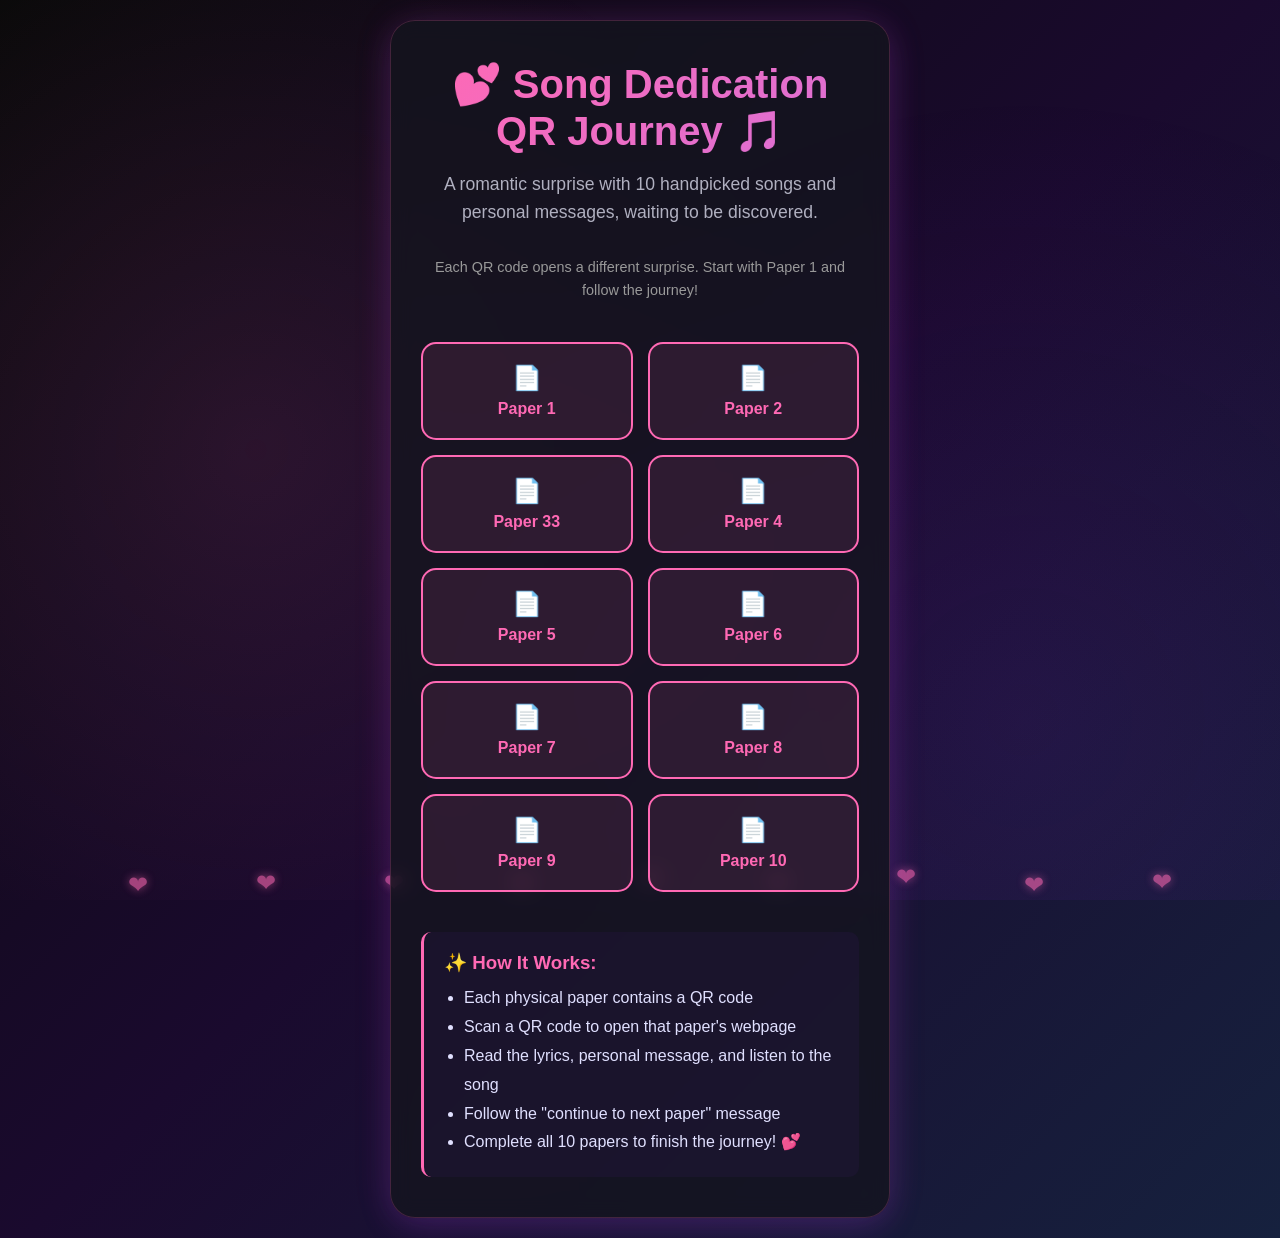
<file: index.html>
<!DOCTYPE html>
<html lang="en">
<head>
  <meta charset="UTF-8">
  <meta name="viewport" content="width=device-width, initial-scale=1.0">
  <meta name="description" content="A romantic Song Dedication QR Journey - Open each paper to discover a special song and message">
  <title>Song Dedication QR Journey 🎵</title>
  <link rel="stylesheet" href="css/style.css">
</head>
<body>
  <!-- Floating Hearts Background -->
  <div class="hearts-container"></div>

  <!-- Main Content -->
  <main>
    <div class="card">
      <!-- Hero Section -->
      <div class="hero">
        <h1>💕 Song Dedication QR Journey 🎵</h1>
        <p>A romantic surprise with 10 handpicked songs and personal messages, waiting to be discovered.</p>
        <p style="font-size: 0.9rem; color: #999; margin-top: 15px;">Each QR code opens a different surprise. Start with Paper 1 and follow the journey!</p>
      </div>

      <!-- Papers Grid -->
      <div class="papers-grid">
        <a href="page1.html" class="paper-btn">
          <span class="paper-num">📄</span>
          <span>Paper 1</span>
        </a>
        <a href="page2.html" class="paper-btn">
          <span class="paper-num">📄</span>
          <span>Paper 2</span>
        </a>
        <a href="page3.html" class="paper-btn">
          <span class="paper-num">📄</span>
          <span>Paper 33</span>
        </a>
        <a href="page4.html" class="paper-btn">
          <span class="paper-num">📄</span>
          <span>Paper 4</span>
        </a>
        <a href="page5.html" class="paper-btn">
          <span class="paper-num">📄</span>
          <span>Paper 5</span>
        </a>
        <a href="page6.html" class="paper-btn">
          <span class="paper-num">📄</span>
          <span>Paper 6</span>
        </a>
        <a href="page7.html" class="paper-btn">
          <span class="paper-num">📄</span>
          <span>Paper 7</span>
        </a>
        <a href="page8.html" class="paper-btn">
          <span class="paper-num">📄</span>
          <span>Paper 8</span>
        </a>
        <a href="page9.html" class="paper-btn">
          <span class="paper-num">📄</span>
          <span>Paper 9</span>
        </a>
        <a href="page10.html" class="paper-btn">
          <span class="paper-num">📄</span>
          <span>Paper 10</span>
        </a>
      </div>

      <!-- Instructions -->
      <div style="margin-top: 40px; padding: 20px; background: rgba(138, 43, 226, 0.05); border-radius: 10px; border-left: 3px solid #ff69b4;">
        <h3 style="color: #ff69b4; margin-bottom: 10px;">✨ How It Works:</h3>
        <ul style="color: #e0e0ff; line-height: 1.8; margin-left: 20px;">
          <li>Each physical paper contains a QR code</li>
          <li>Scan a QR code to open that paper's webpage</li>
          <li>Read the lyrics, personal message, and listen to the song</li>
          <li>Follow the "continue to next paper" message</li>
          <li>Complete all 10 papers to finish the journey! 💕</li>
        </ul>
      </div>
    </div>
  </main>

  <!-- Scripts -->
  <script src="js/script.js"></script>
</body>
</html>
</file>
<file: css/style.css>
/* ==========================================
   SONG DEDICATION QR JOURNEY - MAIN STYLES
   Romantic, Dark, Modern Aesthetic
   ========================================== */

* {
  margin: 0;
  padding: 0;
  box-sizing: border-box;
}

/* ========== BASE STYLES ========== */
html {
  scroll-behavior: smooth;
}

body {
  font-family: 'Segoe UI', Tahoma, Geneva, Verdana, sans-serif;
  background: linear-gradient(135deg, #0a0a0a 0%, #1a0a2e 50%, #16213e 100%);
  color: #ffffff;
  min-height: 100vh;
  display: flex;
  align-items: center;
  justify-content: center;
  padding: 20px;
  overflow-x: hidden;
  position: relative;
}

/* Background overlay with glassmorphism */
body::before {
  content: '';
  position: fixed;
  top: 0;
  left: 0;
  width: 100%;
  height: 100%;
  background: radial-gradient(circle at 20% 50%, rgba(255, 105, 180, 0.1) 0%, transparent 50%),
              radial-gradient(circle at 80% 80%, rgba(138, 43, 226, 0.1) 0%, transparent 50%);
  pointer-events: none;
  z-index: 0;
}

/* ========== FLOATING HEARTS ANIMATION ========== */
@keyframes float {
  0% {
    transform: translateY(0px) rotate(0deg);
    opacity: 0;
  }
  10% {
    opacity: 1;
  }
  90% {
    opacity: 1;
  }
  100% {
    transform: translateY(-100vh) rotate(360deg);
    opacity: 0;
  }
}

.hearts-container {
  position: fixed;
  top: 0;
  left: 0;
  width: 100%;
  height: 100%;
  pointer-events: none;
  z-index: 1;
  overflow: hidden;
}

.heart {
  position: absolute;
  color: #ff69b4;
  font-size: 1.5rem;
  animation: float linear infinite;
  opacity: 0.6;
  text-shadow: 0 0 10px rgba(255, 105, 180, 0.8);
}

.heart:nth-child(1) { left: 10%; animation-duration: 8s; animation-delay: 0s; }
.heart:nth-child(2) { left: 20%; animation-duration: 10s; animation-delay: 1s; }
.heart:nth-child(3) { left: 30%; animation-duration: 12s; animation-delay: 2s; }
.heart:nth-child(4) { left: 40%; animation-duration: 9s; animation-delay: 3s; }
.heart:nth-child(5) { left: 50%; animation-duration: 11s; animation-delay: 4s; }
.heart:nth-child(6) { left: 60%; animation-duration: 13s; animation-delay: 5s; }
.heart:nth-child(7) { left: 70%; animation-duration: 10s; animation-delay: 1.5s; }
.heart:nth-child(8) { left: 80%; animation-duration: 12s; animation-delay: 2.5s; }
.heart:nth-child(9) { left: 90%; animation-duration: 11s; animation-delay: 3.5s; }

/* ========== PAGE FADE-IN ========== */
@keyframes fadeIn {
  from {
    opacity: 0;
    transform: translateY(20px);
  }
  to {
    opacity: 1;
    transform: translateY(0);
  }
}

main {
  animation: fadeIn 1s ease-out;
  z-index: 10;
  position: relative;
}

/* ========== CARD CONTAINER ========== */
.card {
  background: rgba(20, 20, 30, 0.8);
  backdrop-filter: blur(10px);
  border: 1px solid rgba(255, 105, 180, 0.2);
  border-radius: 25px;
  padding: 40px 30px;
  max-width: 500px;
  width: 100%;
  box-shadow: 0 8px 32px rgba(138, 43, 226, 0.2),
              0 0 40px rgba(255, 105, 180, 0.1);
  transition: all 0.3s ease;
}

.card:hover {
  transform: translateY(-5px);
  box-shadow: 0 12px 48px rgba(138, 43, 226, 0.3),
              0 0 50px rgba(255, 105, 180, 0.15);
  border-color: rgba(255, 105, 180, 0.4);
}

/* ========== PROGRESS INDICATOR ========== */
.progress-bar {
  display: flex;
  justify-content: space-between;
  align-items: center;
  margin-bottom: 30px;
  padding-bottom: 20px;
  border-bottom: 2px solid rgba(255, 105, 180, 0.3);
}

.progress-text {
  font-size: 0.85rem;
  color: #ff69b4;
  font-weight: 600;
  letter-spacing: 1px;
}

.progress-dots {
  display: flex;
  gap: 8px;
}

.dot {
  width: 8px;
  height: 8px;
  border-radius: 50%;
  background: rgba(255, 105, 180, 0.3);
  transition: all 0.3s ease;
}

.dot.active {
  background: #ff69b4;
  width: 24px;
  border-radius: 4px;
}

/* ========== TYPOGRAPHY ========== */
h1 {
  font-size: 2rem;
  font-weight: 700;
  margin-bottom: 10px;
  text-align: center;
  background: linear-gradient(135deg, #ff69b4, #da70d6);
  -webkit-background-clip: text;
  -webkit-text-fill-color: transparent;
  background-clip: text;
}

h2 {
  font-size: 1.3rem;
  font-weight: 600;
  margin-bottom: 15px;
  text-align: center;
  color: #ff69b4;
  letter-spacing: 1px;
}

.subtitle {
  font-size: 0.9rem;
  color: #b0b0c0;
  text-align: center;
  margin-bottom: 30px;
  font-style: italic;
}

/* ========== LYRICS SECTION ========== */
.lyrics-section {
  margin: 30px 0;
  padding: 25px;
  background: rgba(138, 43, 226, 0.05);
  border-left: 3px solid #ff69b4;
  border-radius: 10px;
  line-height: 1.8;
}

.lyrics {
  font-size: 1rem;
  color: #e0e0ff;
  text-align: center;
  line-height: 2;
  font-style: italic;
  margin-bottom: 15px;
}

.lyrics p {
  margin-bottom: 12px;
}

/* ========== QR SCANNER STYLES ========== */
#scanner-container {
  background: rgba(20, 20, 30, 0.6);
  border: 2px solid #ff69b4;
  border-radius: 15px;
  padding: 15px;
  margin-top: 15px;
}

#qr-video {
  width: 100%;
  border-radius: 10px;
  margin-bottom: 10px;
  background: #000;
}

.qr-scanner-label {
  font-size: 0.85rem;
  color: #ff69b4;
  font-weight: 600;
  margin-bottom: 12px;
  text-transform: uppercase;
  letter-spacing: 1px;
  display: block;
  text-align: center;
}

/* ========== TYPEWRITER EFFECT ========== */
.typewriter {
  overflow: hidden;
  border-right: 3px solid #ff69b4;
  white-space: nowrap;
  animation: blink 0.7s infinite;
}

@keyframes blink {
  50% {
    border-right-color: transparent;
  }
}

/* ========== AUDIO PLAYER ========== */
.player-container {
  margin: 30px 0;
  padding: 20px;
  background: rgba(255, 105, 180, 0.05);
  border-radius: 15px;
  border: 1px solid rgba(255, 105, 180, 0.2);
}

.player-label {
  font-size: 0.85rem;
  color: #ff69b4;
  font-weight: 600;
  margin-bottom: 12px;
  text-transform: uppercase;
  letter-spacing: 1px;
  display: block;
}

audio {
  width: 100%;
  height: 40px;
  accent-color: #ff69b4;
  border-radius: 10px;
}

audio::-webkit-media-controls-panel {
  background-color: rgba(20, 20, 30, 0.8);
}

audio::-webkit-media-controls-mute-button,
audio::-webkit-media-controls-play-button {
  filter: invert(1);
}

/* ========== BUTTONS ========== */
.btn {
  display: inline-block;
  padding: 12px 30px;
  background: linear-gradient(135deg, #ff69b4, #da70d6);
  color: white;
  text-decoration: none;
  border: none;
  border-radius: 25px;
  font-size: 1rem;
  font-weight: 600;
  cursor: pointer;
  transition: all 0.3s ease;
  box-shadow: 0 4px 15px rgba(255, 105, 180, 0.3);
  letter-spacing: 0.5px;
}

.btn:hover {
  transform: translateY(-3px);
  box-shadow: 0 6px 25px rgba(255, 105, 180, 0.5);
}

.btn:active {
  transform: translateY(-1px);
}

.btn-secondary {
  background: rgba(255, 105, 180, 0.2);
  border: 2px solid #ff69b4;
  color: #ff69b4;
}

.btn-secondary:hover {
  background: rgba(255, 105, 180, 0.3);
}

.button-group {
  display: flex;
  gap: 15px;
  justify-content: center;
  margin-top: 30px;
  flex-wrap: wrap;
}

/* ========== NEXT PAPER MESSAGE ========== */
.next-paper {
  margin-top: 40px;
  padding: 20px;
  text-align: center;
  background: rgba(218, 112, 214, 0.08);
  border-radius: 15px;
  border: 1px dashed rgba(255, 105, 180, 0.3);
  animation: fadeIn 1.5s ease-out 0.5s both;
}

.next-paper p {
  font-size: 1.1rem;
  color: #ff69b4;
  font-weight: 600;
  margin-bottom: 15px;
}

.heart-icon {
  display: inline-block;
  font-size: 1.5rem;
  animation: heartbeat 1.2s infinite;
  margin: 0 5px;
}

@keyframes heartbeat {
  0%, 100% {
    transform: scale(1);
  }
  25% {
    transform: scale(1.2);
  }
  50% {
    transform: scale(1);
  }
}

/* ========== INDEX PAGE STYLES ========== */
.hero {
  text-align: center;
  margin-bottom: 40px;
}

.hero h1 {
  font-size: 2.5rem;
  margin-bottom: 15px;
}

.hero p {
  font-size: 1.1rem;
  color: #b0b0c0;
  margin-bottom: 30px;
  line-height: 1.6;
}

.papers-grid {
  display: grid;
  grid-template-columns: repeat(auto-fit, minmax(150px, 1fr));
  gap: 15px;
  margin-top: 40px;
}

.paper-btn {
  padding: 20px;
  background: rgba(255, 105, 180, 0.1);
  border: 2px solid #ff69b4;
  border-radius: 15px;
  color: #ff69b4;
  text-decoration: none;
  text-align: center;
  font-weight: 600;
  transition: all 0.3s ease;
  cursor: pointer;
}

.paper-btn:hover {
  background: rgba(255, 105, 180, 0.2);
  transform: scale(1.05);
}

.paper-num {
  display: block;
  font-size: 1.5rem;
  margin-bottom: 8px;
}

/* ========== RESPONSIVE DESIGN ========== */
@media (max-width: 768px) {
  .card {
    padding: 30px 20px;
    border-radius: 20px;
  }

  h1 {
    font-size: 1.5rem;
  }

  h2 {
    font-size: 1.1rem;
  }

  .lyrics {
    font-size: 0.9rem;
  }

  .next-paper {
    margin-top: 30px;
  }

  .button-group {
    flex-direction: column;
  }

  .btn {
    width: 100%;
  }

  .hero h1 {
    font-size: 2rem;
  }

  .papers-grid {
    grid-template-columns: repeat(2, 1fr);
  }
}

@media (max-width: 480px) {
  body {
    padding: 15px;
  }

  .card {
    padding: 20px 15px;
    border-radius: 15px;
  }

  h1 {
    font-size: 1.3rem;
  }

  .lyrics-section {
    padding: 15px;
    margin: 20px 0;
  }

  .lyrics {
    font-size: 0.85rem;
    line-height: 1.6;
  }

  .progress-bar {
    margin-bottom: 20px;
    padding-bottom: 15px;
  }

  .progress-text {
    font-size: 0.75rem;
  }

  .papers-grid {
    grid-template-columns: 1fr;
  }
}

/* ========== PRINT STYLES ========== */
@media print {
  body::before {
    display: none;
  }

  .hearts-container {
    display: none;
  }

  .card {
    box-shadow: none;
    border-color: #999;
  }
}
</file>
